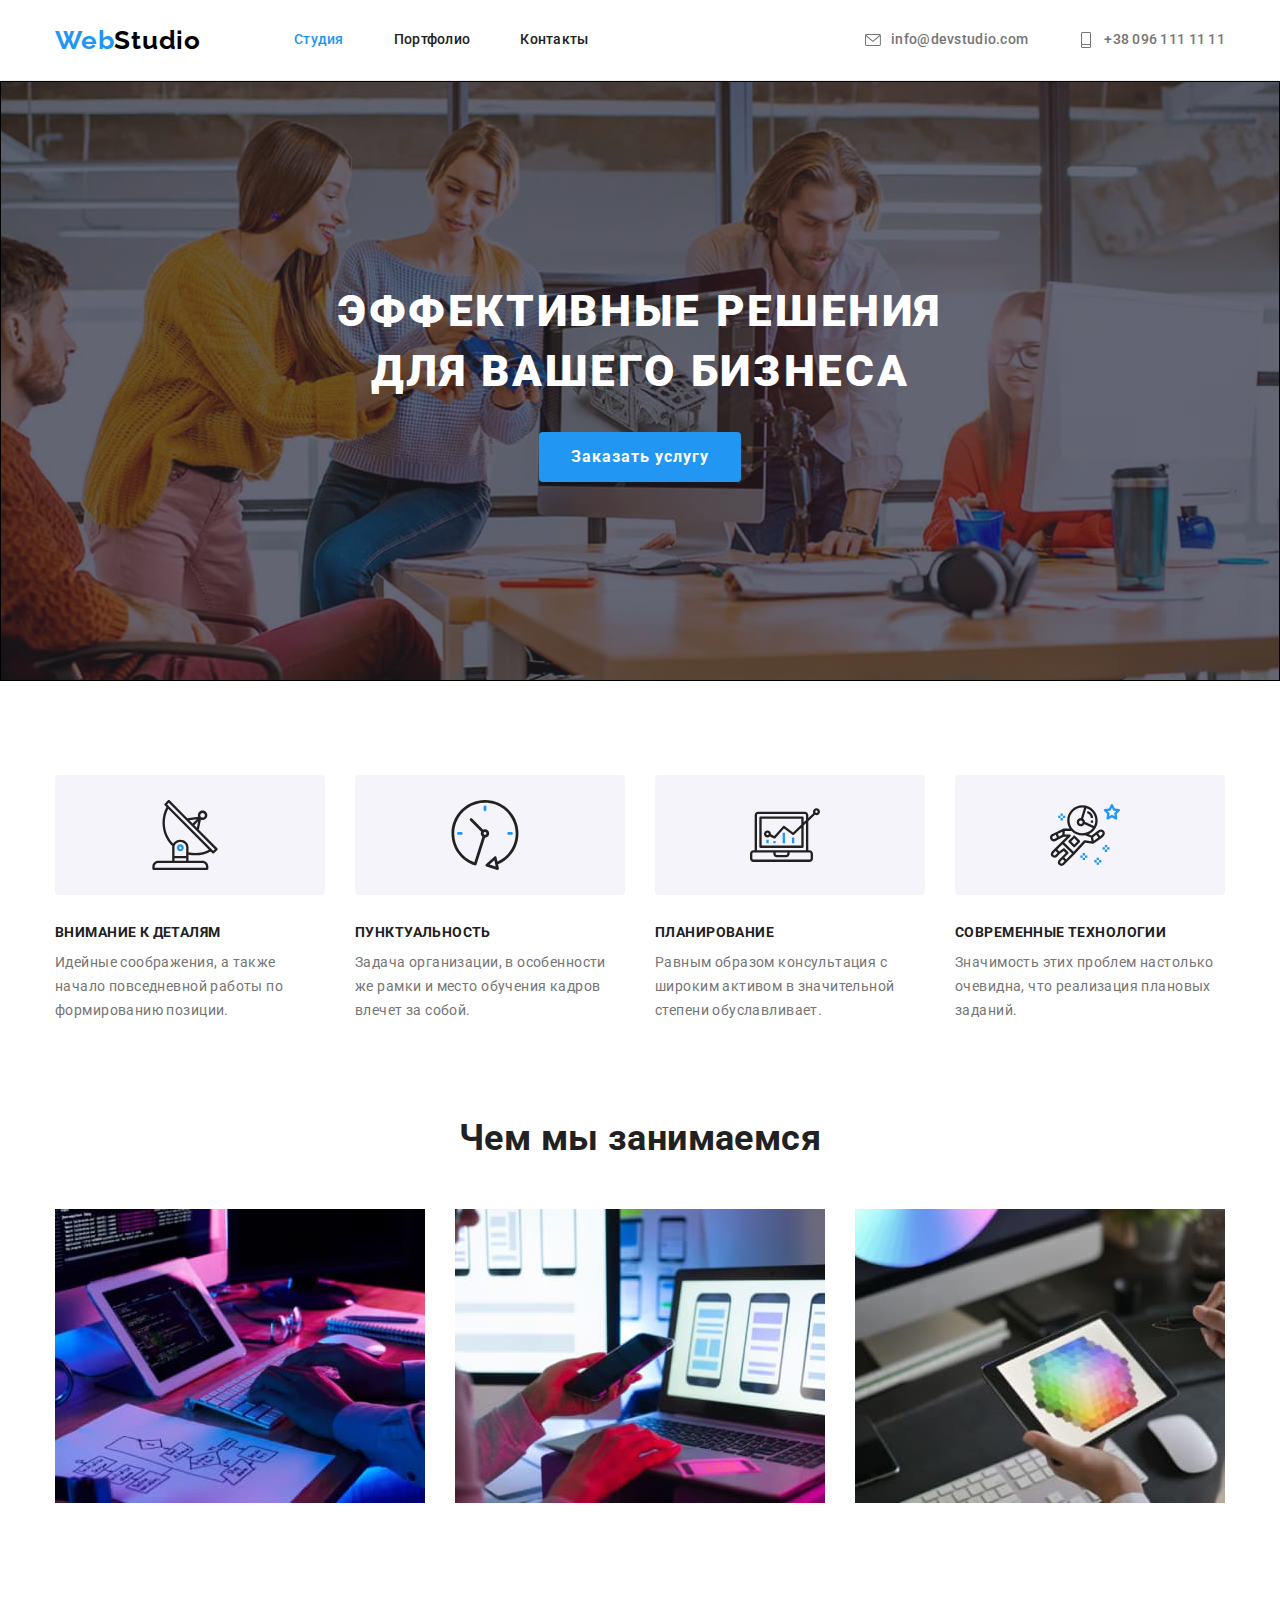
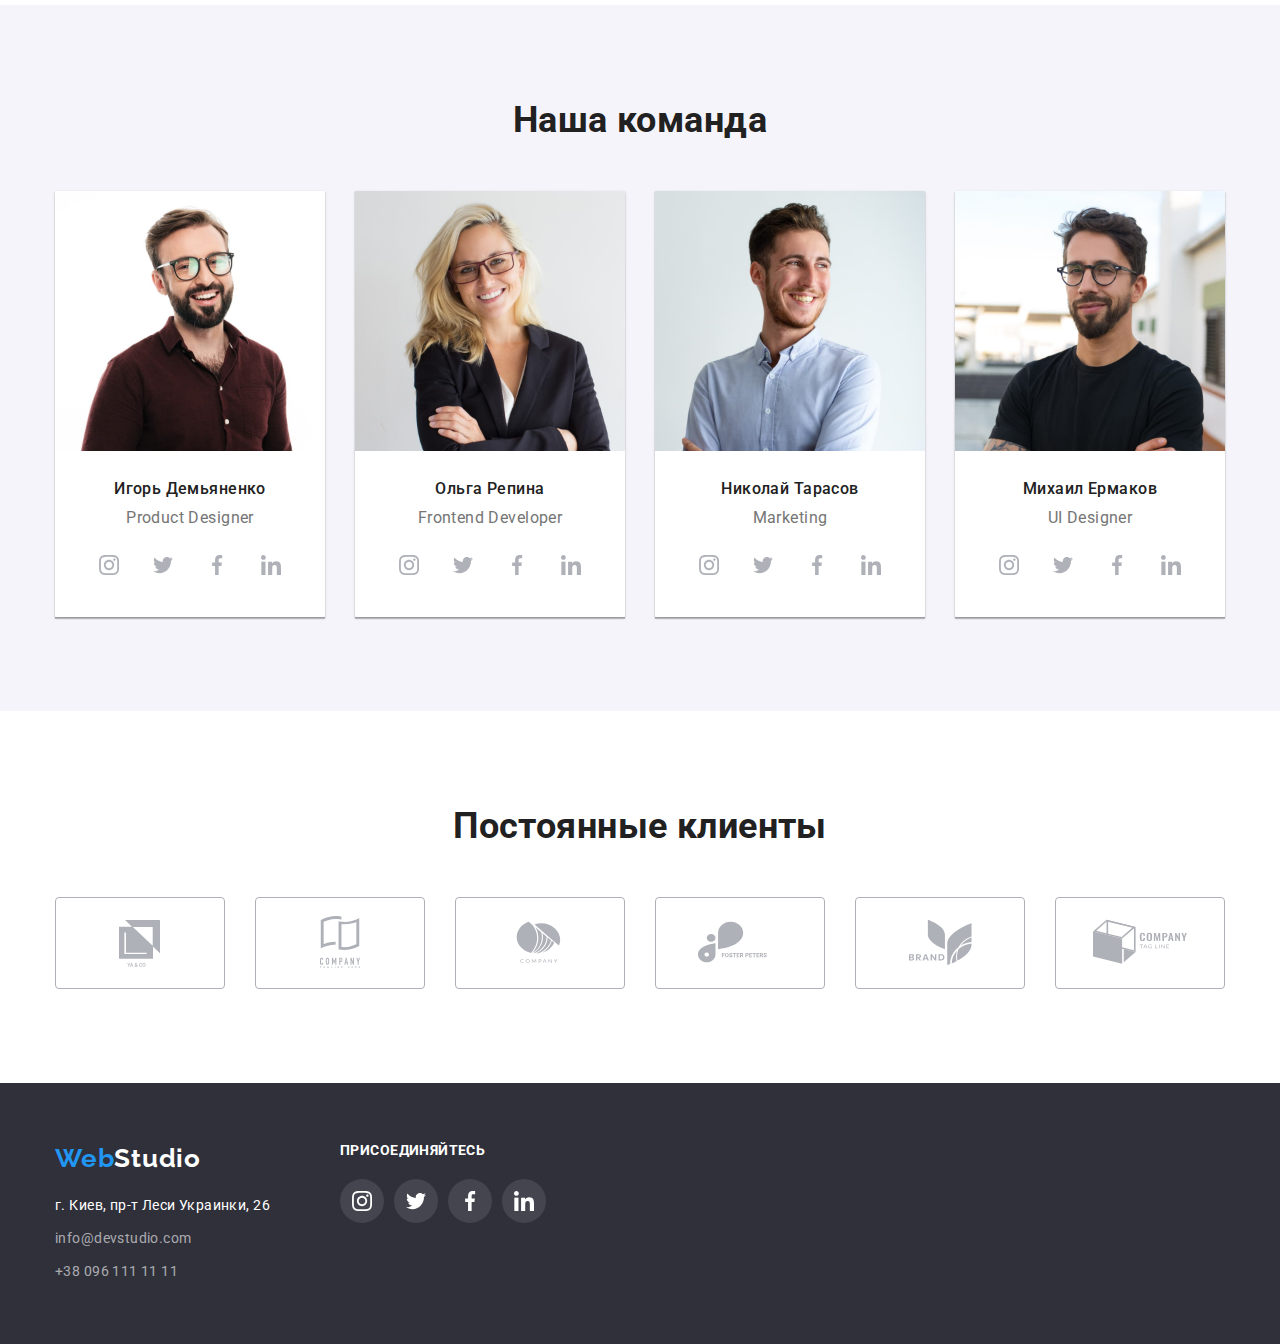
<file: index.html>
<!DOCTYPE html>
<html lang="ru">
<head>
    <meta charset="UTF-8">
    <meta http-equiv="X-UA-Compatible" content="IE=edge">
    <meta name="viewport" content="width=device-width, initial-scale=1.0">
    <title>Document</title>
    <link href="https://fonts.googleapis.com/css2?family=Raleway:wght@700&family=Roboto:wght@400;500;700;900&display=swap"
        rel="stylesheet">
    <link rel="stylesheet" href="https://cdnjs.cloudflare.com/ajax/libs/modern-normalize/1.1.0/modern-normalize.min.css">
    <link rel="stylesheet" href="./css/styles.css">

</head>
<body>
    <!--Шапка сайта-->
    <header class="head">
        <div class="container main-nav">
            <nav class="head-nav">
                <a href="./index.html" class="logo link">
                    <span class="accent">Web</span>Studio
                </a>
                <ul class="site-nav">
                    <li class="nav-item"><a href="./index.html" class="link-current">Студия</a></li>
                    <li class="nav-item"><a href="./portfolio.html" class="link">Портфолио</a></li>
                    <li class="nav-item"><a href="" class="link">Контакты</a></li>
                </ul>
            </nav>
            <ul class="contact-nav">
                <li class="nav-item">
                    <a href="mailto:info@devstudio.com" class="link">
                        <svg class="contact-icon" arial-label="почта" width="16" height="16">
                        <use href="./images/icons.svg#icon-mail"></use>
                    </svg>info@devstudio.com</a></li>
                <li class="nav-item">     
                    <a href="tel:+380961111111" class="link">
                        <svg class="contact-icon" arial-label="телефон" width="16" height="16">
                        <use href="./images/icons.svg#icon-phone"></use>
                    </svg>+38 096 111 11 11</a></li>
            </ul>
        </div>
      
    </header>

    <main>
        <!--Герой-->
            <section class="hero section overlay">
                <div class="container">
                    <h1 class="hero-title">Эффективные решения для вашего бизнеса</h1>
                    <button class="button-primary" type="button">Заказать услугу</button>
                </div>   
            </section>

        <!--Особенности компании-->
        <section class="feauters section">
            <div class="container">
                <h2 class="visually-hidden">Особенности компании</h2>
                <ul class="feauters-list">
                    <li class="feauters-item">
                        <div class="feauters-icon">
                            <svg class="contact-icon" arial-label="Антенна" width="70" height="70">
                                <use href="./images/icons.svg#icon-antenna"></use>
                            </svg>
                        </div>
                        <h3 class="title">Внимание к деталям</h3>
                        <p class="feauters-text">Идейные соображения, а также начало повседневной работы по формированию позиции.</p>
                    </li>
                    <li class="feauters-item">
                        <div class="feauters-icon">
                            <svg class="contact-icon" arial-label="Часы" width="70" height="70">
                                <use href="./images/icons.svg#icon-clock"></use>
                            </svg>
                        </div>
                        <h3 class="title">Пунктуальность</h3>
                        <p class="feauters-text">Задача организации, в особенности же рамки и место обучения кадров влечет за собой.</p>
                    </li>
                    <li class="feauters-item">
                        <div class="feauters-icon">
                            <svg class="contact-icon" arial-label="Дианграмма" width="70" height="70">
                                <use href="./images/icons.svg#icon-diagram"></use>
                            </svg>
                        </div>
                        <h3 class="title">Планирование</h3>
                        <p class="feauters-text">Равным образом консультация с широким активом в значительной степени обуславливает.</p>
                    </li>
                    <li class="feauters-item">
                        <div class="feauters-icon">
                            <svg class="contact-icon" arial-label="Астронавт" width="70" height="70">
                                <use href="./images/icons.svg#icon-astronaut"></use>
                            </svg>
                        </div>
                        <h3 class="title">Современные технологии</h3>
                        <p class="feauters-text">Значимость этих проблем настолько очевидна, что реализация плановых заданий.</p>
                    </li>
                    
                </ul>
            </div>
        </section>

        <!--Основные направления компании-->
        <section class="direction section">
            <div class="container">
                <h2 class="title">Чем мы занимаемся</h2>
                <ul class="list">
                    <li class="item">
                        <img src="./images/placeholder-1.jpg" alt="Человек печатает код сайта на планшете" width="370">
                    </li>
                    <li class="item">
                        <img src="./images/placeholder-2.jpg" alt="Человек оптимизирует картинку для гаджета" width="370">
                    </li>
                    <li class="item">
                        <img src="./images/placeholder-3.jpg" alt="Дизайнер выбирает цвет для проэкта" width="370">
                    </li>
                </ul>
            </div>
        </section>

        <!--Команда-->
        <section class="team section">
            <div class="container">
                <h2 class="title">Наша команда</h2>
                <ul class="list">
                    <li class="team-card">
                        <img class="team-foto" src="./images/foto-1.jpg" alt="Фото темноволосого мужчины с бородой в очках" width="270">
                            <div class="team-card-description">
                                <h3 class="name">Игорь Демьяненко</h3>
                                <p class="profession">Product Designer</p>
                                <ul class="team-network-list">
                                    <li>
                                        <a href="#" class="team-netwok-item">
                                            <svg class="team-network-icon" arial-label="Инстаграмм">
                                                <use href="./images/icons.svg#icon-instagram"></use>
                                            </svg></a>
                                    </li>
                                    <li>
                                        <a href="#" class="team-netwok-item">
                                            <svg class="team-network-icon" arial-label="Твиттер">
                                                <use href="./images/icons.svg#icon-twitter"></use>
                                            </svg></a>
                                    </li>
                                    <li>
                                        <a href="#" class="team-netwok-item">
                                            <svg class="team-network-icon" arial-label="Фэйсбук">
                                                <use href="./images/icons.svg#icon-facebook"></use>
                                            </svg></a>
                                    </li>
                                    <li>
                                        <a href="#" class="team-netwok-item">
                                            <svg class="team-network-icon" arial-label="Линкидин">
                                                <use href="./images/icons.svg#icon-linkedin"></use>
                                            </svg></a>
                                    </li>
                                
                                </ul>
                            </div>
                    </li>
                    <li class="team-card">
                        <img class="team-foto"  src="./images/foto-2.jpg" alt="Фото женщины с белыми волосами в очках" width="270">
                        <div class="team-card-description">
                            <h3 class="name">Ольга Репина</h3>
                            <p class="profession">Frontend Developer</p>
                                <ul class="team-network-list">
                                    <li>
                                        <a href="#" class="team-netwok-item">
                                         <svg class="team-network-icon" arial-label="Инстаграмм">
                                                <use href="./images/icons.svg#icon-instagram"></use>
                                            </svg></a>
                                    </li>
                                    <li>
                                        <a href="#" class="team-netwok-item">
                                        <svg class="team-network-icon" arial-label="Твиттер">
                                            <use href="./images/icons.svg#icon-twitter"></use>
                                        </svg></a>
                                    </li>
                                    <li>
                                         <a href="#" class="team-netwok-item">
                                            <svg class="team-network-icon" arial-label="Фэйсбук">
                                                 <use href="./images/icons.svg#icon-facebook"></use>
                                        </svg></a>
                                    </li>
                                    <li>
                                        <a href="#" class="team-netwok-item">
                                            <svg class="team-network-icon" arial-label="Линкидин">
                                                <use href="./images/icons.svg#icon-linkedin"></use>
                                            </svg></a>
                                    </li>
                                 </ul>
                        </div>
                    </li>
                    <li class="team-card">
                        <img class="team-foto"  src="./images/foto-3.jpg" alt="Фото русоволосого мужчины в голубой рубашке" width="270">
                        <div class="team-card-description">
                            <h3 class="name">Николай Тарасов</h3>
                            <p class="profession">Marketing</p>
                            <ul class="team-network-list">
                                <li>
                                    <a href="#" class="team-netwok-item">
                                        <svg class="team-network-icon" arial-label="Инстаграмм">
                                            <use href="./images/icons.svg#icon-instagram"></use>
                                        </svg></a>
                                </li>
                                <li>
                                    <a href="#" class="team-netwok-item">
                                        <svg class="team-network-icon" arial-label="Твиттер">
                                            <use href="./images/icons.svg#icon-twitter"></use>
                                        </svg></a>
                                </li>
                                <li>
                                    <a href="#" class="team-netwok-item">
                                        <svg class="team-network-icon" arial-label="Фэйсбук">
                                            <use href="./images/icons.svg#icon-facebook"></use>
                                        </svg></a>
                                </li>
                                <li>
                                    <a href="#" class="team-netwok-item">
                                        <svg class="team-network-icon" arial-label="Линкидин">
                                            <use href="./images/icons.svg#icon-linkedin"></use>
                                        </svg></a>
                                </li>
                            </ul>
                        </div>
                    </li>
                    <li class="team-card">
                        <img class="team-foto" src="./images/foto-4.jpg" alt="Фото темноволосого мужчины с бородой в очках" width="270">
                        <div class="team-card-description">
                            <h3 class="name">Михаил Ермаков</h3>
                            <p class="profession">UI Designer</p>
                            <ul class="team-network-list">
                                <li>
                                    <a href="#" class="team-netwok-item">
                                        <svg class="team-network-icon" arial-label="Инстаграмм">
                                            <use href="./images/icons.svg#icon-instagram"></use>
                                        </svg></a>
                                </li>
                                <li>
                                    <a href="#" class="team-netwok-item">
                                        <svg class="team-network-icon" arial-label="Твиттер">
                                            <use href="./images/icons.svg#icon-twitter"></use>
                                        </svg></a>
                                </li>
                                <li>
                                    <a href="#" class="team-netwok-item">
                                        <svg class="team-network-icon" arial-label="Фэйсбук">
                                            <use href="./images/icons.svg#icon-facebook"></use>
                                        </svg></a>
                                </li>
                                <li>
                                    <a href="#" class="team-netwok-item">
                                        <svg class="team-network-icon" arial-label="Линкидин">
                                            <use href="./images/icons.svg#icon-linkedin"></use>
                                        </svg></a>
                                </li>
                            
                            </ul></div>
                    </li>
                </ul>
            </div>
        </section>

        <!-- Клиенты -->
        <section class="client section">
            <div class="container">
                <h2 class="client-title">Постоянные клиенты</h2>
                <ul class="client-list">
                    <li>
                        <a href="#" class="client-item">
                            <svg class="client-icon" arial-label="постоянный клиент">
                            <use href="./images/icons.svg#icon-client-1"></use>
                        </svg></a>        
                    </li>
                    <li>
                        <a href="#" class="client-item">
                            <svg class="client-icon" arial-label="постоянный клиент">
                                <use href="./images/icons.svg#icon-client-2"></use>
                            </svg></a>
                    </li>
                    <li>
                        <a href="#" class="client-item">
                            <svg class="client-icon" arial-label="постоянный клиент">
                                <use href="./images/icons.svg#icon-client-3"></use>
                            </svg></a>
                    </li>
                    <li>
                        <a href="#" class="client-item">
                            <svg class="client-icon" arial-label="постоянный клиент">
                                <use href="./images/icons.svg#icon-client-4"></use>
                            </svg></a>
                    </li>
                    <li>
                        <a href="#" class="client-item">
                            <svg class="client-icon" arial-label="постоянный клиент">
                                <use href="./images/icons.svg#icon-client-5"></use>
                            </svg></a>
                    </li>
                    <li>
                        <a href="#" class="client-item">
                            <svg class="client-icon" arial-label="постоянный клиент">
                                <use href="./images/icons.svg#icon-client-6"></use>
                            </svg></a>
                    </li>
                </ul>
            </div>
        </section>
    </main>

    <!--Футер-->
    <footer class="footer">
        <div class="container footer-cont">
            <div class="">
                <a href="./index.html" class="logo">
                <span class="accent">Web</span>Studio</a>
                <address class="contacts">
                <ul>
                    <li class="contacts-item"><a class="link-map" href="https://goo.gl/maps/HXTdufmjGEsCZx6G9" target="_blank"
                            rel="noopener noreferrer">г. Киев, пр-т Леси Украинки, 26</a></li>
                    <li class="contacts-item"><a class="link" href="mailto:info@devstudio.com">info@devstudio.com</a></li>
                    <li class="contacts-item"><a class="link" href="tel:+380961111111">+38 096 111 11 11</a></li>
                </ul>
            </address>
        </div>
        <div>
            <h3 class="footer-title">присоединяйтесь</h3>
            <ul class="footer-network-list">
                <li>
                <a href="#" class="footer-netwok-link">
                    <svg class="footer-network-icon" arial-label="Инстаграмм">
                        <use href="./images/icons.svg#icon-instagram"></use>
                    </svg></a>
                </li>
                <li>
                <a href="#" class="footer-netwok-link">
                    <svg class="footer-network-icon" arial-label="Твиттер">
                        <use href="./images/icons.svg#icon-twitter"></use>
                    </svg></a>
                </li>
                <li>
                <a href="#" class="footer-netwok-link">
                    <svg class="footer-network-icon" arial-label="Фэйсбук">
                        <use href="./images/icons.svg#icon-facebook"></use>
                    </svg></a>
                </li>
                <li>
                <a href="#" class="footer-netwok-link">
                    <svg class="footer-network-icon" arial-label="Линкидин">
                        <use href="./images/icons.svg#icon-linkedin"></use>
                    </svg></a>
                </li>
             </ul>
        </div>
    </footer>

</body>
</html>
</file>
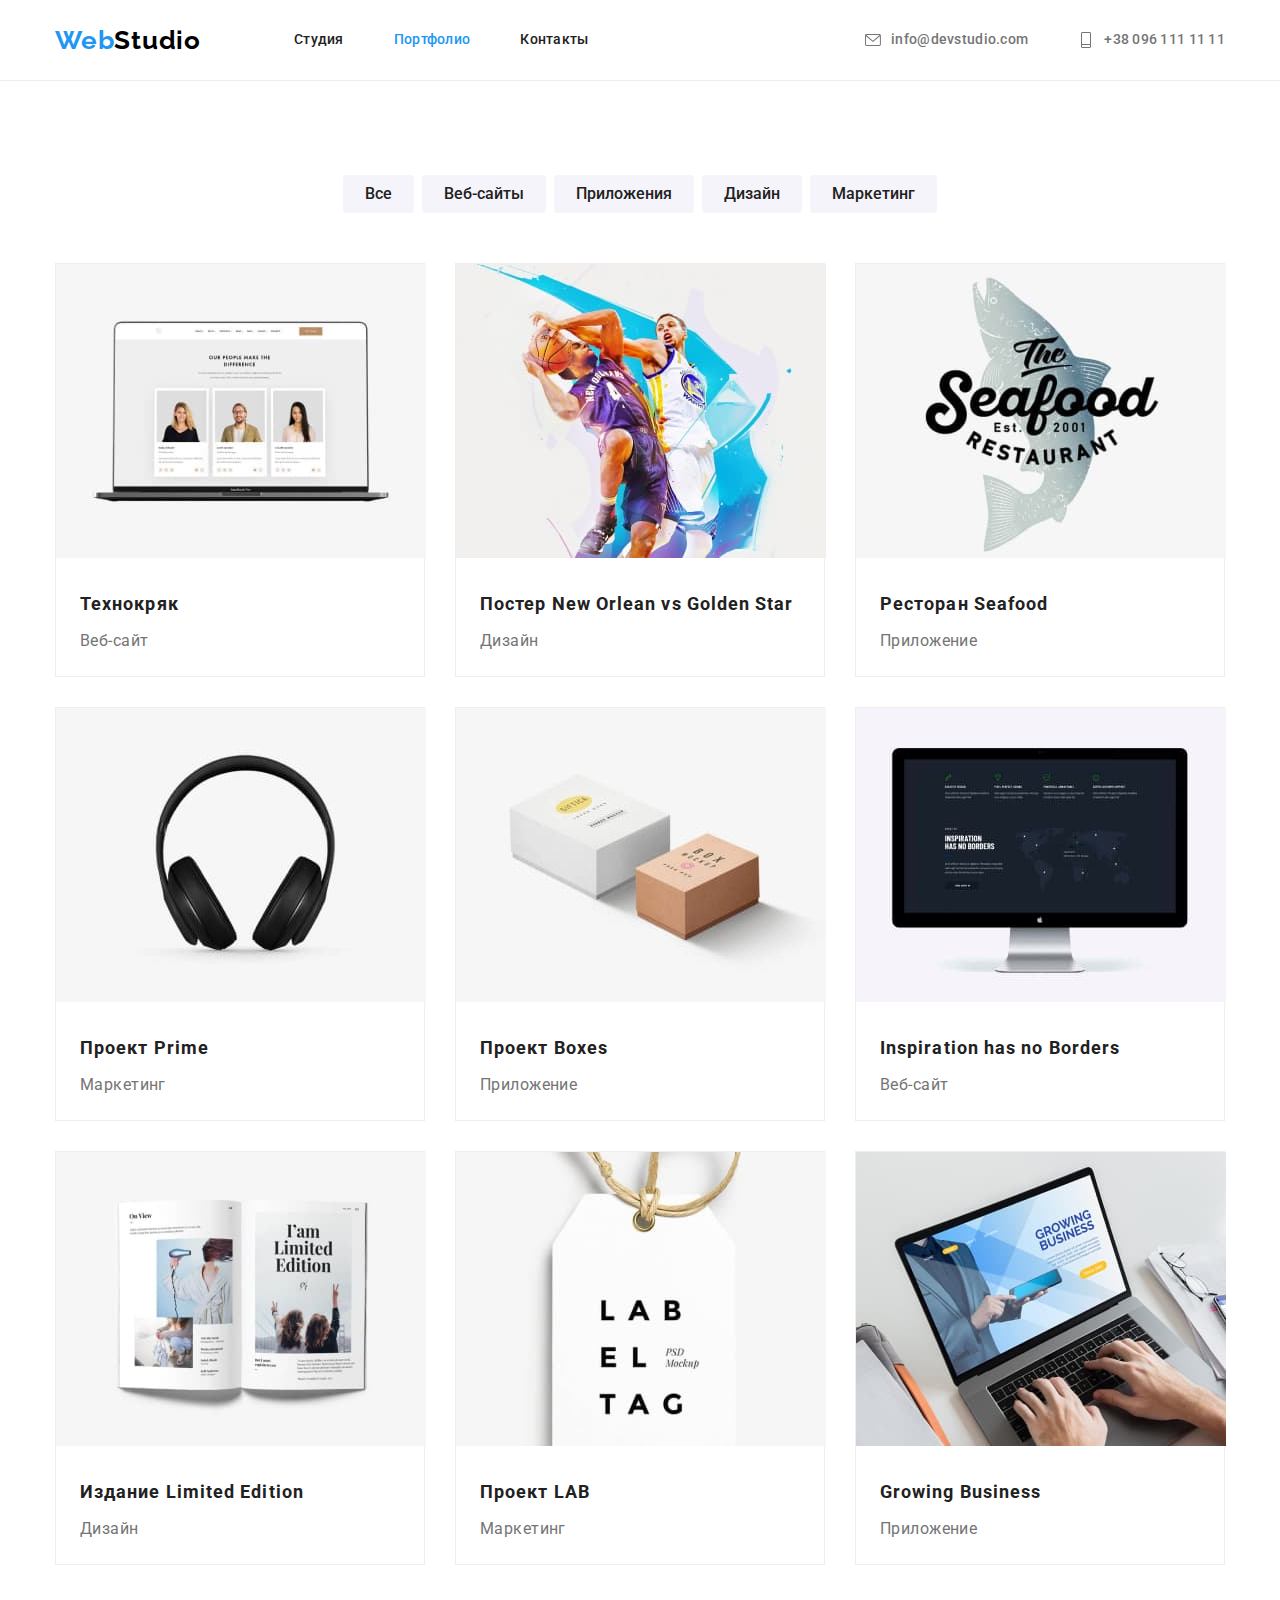
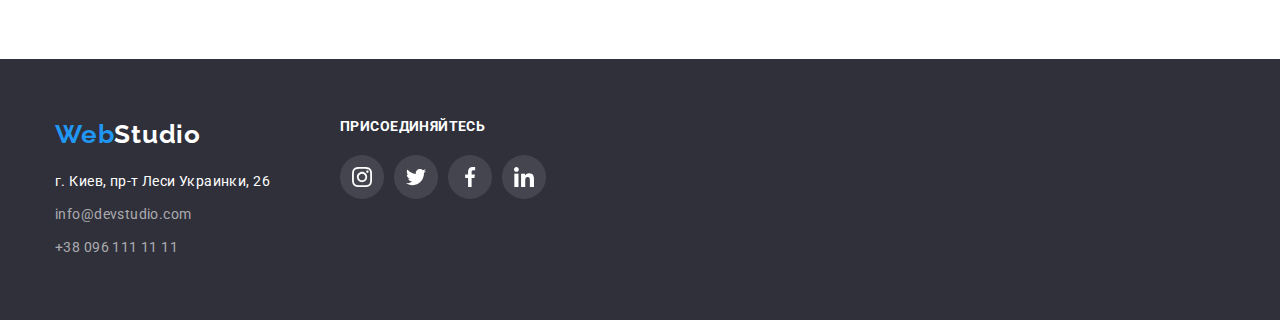
<file: portfolio.html>
<!DOCTYPE html>
<html lang="ru">

<head>
    <meta charset="UTF-8">
    <meta http-equiv="X-UA-Compatible" content="IE=edge">
    <meta name="viewport" content="width=device-width, initial-scale=1.0">
    <title>Document</title>
    <link
        href="https://fonts.googleapis.com/css2?family=Raleway:wght@700&family=Roboto:wght@400;500;700;900&display=swap"
        rel="stylesheet">
    <link rel="stylesheet" href="https://cdnjs.cloudflare.com/ajax/libs/modern-normalize/1.1.0/modern-normalize.min.css">
    <link rel="stylesheet" href="./css/styles.css">

</head>

<body>
    <!--Шапка сайта-->
    <header class="head">
        <div class="container main-nav">
            <nav class="head-nav">
                <a href="./index.html" class="logo link">
                    <span class="accent">Web</span>Studio
                </a>
                <ul class="site-nav">
                    <li class="nav-item"><a href="./index.html" class="link">Студия</a></li>
                    <li class="nav-item"><a href="./portfolio.html" class="link-current">Портфолио</a></li>
                    <li class="nav-item"><a href="" class="link">Контакты</a></li>
                </ul>
            </nav>
            <ul class="contact-nav">
                <li class="nav-item">
                    <a href="mailto:info@devstudio.com" class="link">
                        <svg class="contact-icon" arial-label="почта" width="16" height="16">
                            <use href="./images/icons.svg#icon-mail"></use>
                        </svg>info@devstudio.com</a>
                </li>
                <li class="nav-item">
                    <a href="tel:+380961111111" class="link">
                        <svg class="contact-icon" arial-label="телефон" width="16" height="16">
                            <use href="./images/icons.svg#icon-phone"></use>
                        </svg>+38 096 111 11 11</a>
                </li>
            </ul>
        </div>
    
    </header>

    <main>
        <section class="section">
            <div class="container">
                <h1 class="visually-hidden">Портфолио</h1>
            
            <!-- Кнопки фильтра-->
            
            <ul class="filter">
                <li class="filter-item">
                    <button class="filter-button" type="button">Все</button>
                </li>
                <li class="filter-item">
                    <button class="filter-button" type="button">Веб-сайты</button>
                </li>
                <li class="filter-item">
                    <button class="filter-button" type="button">Приложения</button>
                </li>
                <li class="filter-item">
                    <button class="filter-button" type="button">Дизайн</button>
                </li>
                <li class="filter-item">
                    <button class="filter-button" type="button">Маркетинг</button>
                </li>
            </ul>
            
            <!-- Примеры работ -->
            <ul class="projects-list">
                <li class="projects-item">
                    <a href=""><img class="projects-card" src="./images/example-1.jpg" alt="Открытытй Макбук с загруженным сайтом" width="370"
                            height="294">
                        <div class="projects-card-description"><h2 class="title">Технокряк</h2>
                        <p class="description">Веб-сайт</p></div>
                    </a>
                </li>
                <li class="projects-item">
                    <a href=""><img class="projects-card" src="./images/example-2.jpg" alt="Два баскетболиста в момент паса" width="370" height="294">
                        <div class="projects-card-description"><h2 class="title">Постер New Orlean vs Golden Star</h2>
                        <p class="description">Дизайн</p></div>
                    </a>
                </li>
                <li class="projects-item">
                    <a href=""><img class="projects-card" src="./images/example-3.jpg" alt="Логотип рыбного ресторана Сифуд" width="370" height="294">
                        <div class="projects-card-description"><h2 class="title">Ресторан Seafood</h2>
                        <p class="description">Приложение</p></div>
                    </a>
                </li>
                <li class="projects-item">
                    <a href=""><img class="projects-card" src="./images/example-4.jpg" alt="Черные наушники" width="370" height="294">
                        <div class="projects-card-description"><h2 class="title">Проект Prime</h2>
                        <p class="description">Маркетинг</p></div>
                    </a>
                </li>
                <li class="projects-item">
                    <a href=""><img class="projects-card" src="./images/example-5.jpg" alt="Две небольшие коробки" width="370" height="294">
                        <div class="projects-card-description"><h2 class="title">Проект Boxes</h2>
                        <p class="description">Приложение</p></div>
                    </a>
                </li>
                <li class="projects-item">
                    <a href=""><img class="projects-card" src="./images/example-6.jpg" alt="Аймак с открытым вебсайтом" width="370" height="294">
                        <div class="projects-card-description"><h2 class="title">Inspiration has no Borders</h2>
                        <p class="description">Веб-сайт</p></div>
                    </a>
                </li>
                <li class="projects-item">
                    <a href=""><img class="projects-card" src="./images/example-7.jpg" alt="Фото открытой книги" width="370" height="294">
                        <div class="projects-card-description"><h2 class="title">Издание Limited Edition</h2>
                        <p class="description">Дизайн</p></div>
                    </a>
                </li>
                <li class="projects-item">
                    <a href=""><img class="projects-card" src="./images/example-8.jpg" alt="Бирка" width="370" height="294">
                        <div class="projects-card-description"><h2 class="title">Проект LAB</h2>
                        <p class="description">Маркетинг</p></div>
                    </a>
                </li>
                <li class="projects-item">
                    <a href=""><img class="projects-card" src="./images/example-9.jpg" alt="Мужские руки печататющие на макбуке" width="370" height="294">
                        <div class="projects-card-description"><h2 class="title">Growing Business</h2>
                        <p class="description">Приложение</p></div>
                    </a>
                </li>
            </ul></div> 
        </section>

    </main>

    <!--Футер-->
    <footer class="footer">
        <div class="container footer-cont">
            <div class="">
                <a href="./index.html" class="logo">
                    <span class="accent">Web</span>Studio</a>
                <address class="contacts">
                    <ul>
                        <li class="contacts-item"><a class="link-map" href="https://goo.gl/maps/HXTdufmjGEsCZx6G9"
                                target="_blank" rel="noopener noreferrer">г. Киев, пр-т Леси Украинки, 26</a></li>
                        <li class="contacts-item"><a class="link" href="mailto:info@devstudio.com">info@devstudio.com</a>
                        </li>
                        <li class="contacts-item"><a class="link" href="tel:+380961111111">+38 096 111 11 11</a></li>
                    </ul>
                </address>
            </div>
            <div>
                <h3 class="footer-title">присоединяйтесь</h3>
                <ul class="footer-network-list">
                    <li>
                        <a href="#" class="footer-netwok-link">
                            <svg class="footer-network-icon" arial-label="Инстаграмм">
                                <use href="./images/icons.svg#icon-instagram"></use>
                            </svg></a>
                    </li>
                    <li>
                        <a href="#" class="footer-netwok-link">
                            <svg class="footer-network-icon" arial-label="Твиттер">
                                <use href="./images/icons.svg#icon-twitter"></use>
                            </svg></a>
                    </li>
                    <li>
                        <a href="#" class="footer-netwok-link">
                            <svg class="footer-network-icon" arial-label="Фэйсбук">
                                <use href="./images/icons.svg#icon-facebook"></use>
                            </svg></a>
                    </li>
                    <li>
                        <a href="#" class="footer-netwok-link">
                            <svg class="footer-network-icon" arial-label="Линкидин">
                                <use href="./images/icons.svg#icon-linkedin"></use>
                            </svg></a>
                    </li>
                </ul>
            </div>
    </footer>
</body>

</html>
</file>
<file: css/styles.css>
:root{
    --primary-text-color: #757575;
    --title-text-color: #212121;
    --accent-color: #2196F3;
    --primary-icon-color: #AFB1B8;
    --primary-white-color: #ffffff;
    --secondary-bg-color: #2F303A;
    --ordinary-pb: 94px;
}

body{
    background-color: var(--primary-white-color);
    color: var(--primary-text-color);
    font-family: Roboto, sans-serif;
    font-weight: 400;
    font-size: 14px;
    font-style: normal;
    line-height: 1.71;
    letter-spacing: 0.03em;
}
p,
h1,
h2,
h3,
h4,
h5,
h6{
    margin: 0;
}

button {
    cursor: pointer;
}
a{
    color: currentColor;
    text-decoration: none;
}
ul {
    list-style: none;
    margin: 0;
    padding-left: 0;
}
address{
    font-style: normal
}

.container {
    width: 1200px;
    padding: 0 15px;
    margin: 0 auto;
}

.section{
    padding-top: var(--ordinary-pb);
    padding-bottom: var(--ordinary-pb);
    text-align: center;
}

.visually-hidden {
    position: absolute;
    width: 1px;
    height: 1px;
    margin: -1px;
    border: 0;
    padding: 0;

    white-space: nowrap;
    clip-path: inset(100%);
    clip: rect(0 0 0 0);
    overflow: hidden;
}

/* Стили для лого */

.logo{
    display: block;

    color: #000000;
    font-family: 'Raleway';
    font-style: normal;
    font-weight: 700;
    font-size: 26px;
    line-height: 1.19;
    letter-spacing: 0.03em;
}
.accent{
    color: var(--accent-color);
}
/* .logo:focus{

} */

/* Стили для Хэдера*/

.head{
    border-bottom: 1px solid #ECECEC
}

.nav-item:not(:last-child){
    margin-right: 50px;
}

.nav-item .link,
.nav-item .link-current{
    display: block;
    padding: 32px 0;
}

.site-nav .link{
    color: var(--title-text-color);   
    
}
.site-nav .link:hover,
.site-nav .link:focus{
    color: var(--accent-color);
}
.site-nav .link-current{
    color: var(--accent-color);
}
.main-nav{
    display: flex;
}
.head-nav {
    display: flex;
    align-items: center;
    justify-content: flex-start;
}

.site-nav{
    margin-left: 93px;
}

.contact-nav{
   margin-left: auto;
}


/* Контакты Хэдера */

.contact-icon {
    fill: currentColor;
    margin-right: 10px;
}

.nav-item .link{
    display: flex;
    align-items: center;
}

.contact-nav .nav-item {
    color: var(--primary-text-color);
}
.nav-item .link:hover,
.nav-item .link:focus {
    color: var(--accent-color);
}

.site-nav,
.contact-nav{
    display: flex;

    font-weight: 500;
    font-size: 14px;
    line-height: 1.14;
    letter-spacing: 0.02em;
}

/* Стилизация Герой */

.hero {
    background-color: #C4C4C4;
    padding: 200px 0;
    height: 600px;
}

.overlay {
    max-width: 1600px;
    height: 600px;
    margin-left: auto;
    margin-right: auto;
    border: 1px solid #000000;
    background-image: linear-gradient(to right, rgba(47, 48, 58, 0.4), rgba(47, 48, 58, 0.4)), url(../images/hero.jpg);
    background-size: cover;
    background-repeat: no-repeat;
    background-position: center;
}

.hero-title{
    display: block;
    color: var(--primary-white-color);
    margin-right: auto;
    margin-left: auto;
    margin-bottom:30px;
    width: 696px;

    font-weight: 900;
    font-size: 44px;
    line-height: 1.36;
    letter-spacing: 0.06em;
    text-transform: uppercase;
    text-align: center;

}
.button-primary{
    background-color: var(--accent-color);
    color: var(--primary-white-color);
    cursor: pointer;
    border-radius: 4px;
    border: none;
    padding: 10px 32px;
    min-width: 200px;

    font-family: inherit;
    font-weight: 700;
    font-size: 16px;
    line-height: 1.88;
    text-align: center;
    letter-spacing: 0.06em;
}

/* Стилизация особенностей компании */

.feauters-list{
    display: flex;
    flex-wrap: wrap;
    text-align: left;

}

.feauters-item{
    display: inline-block;
    width: 270px;
    margin-right: 30px;
}

.feauters-item:last-child{
    margin-right: 0;
}

.feauters-icon{
    display: inline-flex;
    justify-content: center;
    align-items: center;
    width: 270px;
    height: 120px;
    background: #F5F4FA;
    border-radius: 4px;
    margin-bottom: 30px;
}

.feauters .title{
    color: var(--title-text-color);
    margin-bottom: 10px;
    font-weight: 700;
    font-size: 14px;
    line-height: 1.14;
    text-transform: uppercase;
    
}

/* Основные направления компании */
.direction{
    padding-top: 0;
}
.direction .list{
    display: flex;
    flex-wrap: wrap;
}
.direction .item{
    margin-right: 30px;
}
.direction .item:last-child{
    margin-right: 0;
}

/* Блок комнады */

.team{
    background-color: #F5F4FA;
    padding-top: 94px;
}
.team-foto{
    margin-bottom: -10px;;
}


.direction .title,
.team .title,
.client-title{
    color: var(--title-text-color);
    margin-bottom: 50px;
    font-weight: 700;
    font-size: 36px;
    line-height: 1.17;
    text-align: center;
}

.team .list{
    display: flex;
    flex-wrap: wrap;
}

.team-card{
    margin-right: 30px;
    box-shadow: 0px 1px 3px rgba(0, 0, 0, 0.12), 
    0px 1px 1px rgba(0, 0, 0, 0.14), 
    0px 2px 1px rgba(0, 0, 0, 0.2);
}

.team-card:last-child{
    margin-right: 0;
}

.team-card-description{
    background-color: var(--primary-white-color);
    padding: 30px 0;
    border-radius: 0px 0px 4px 4px;
}

.team .name{
    color: var(--title-text-color);
    margin-bottom: 10px;
    font-weight: 500;
    font-size: 16px;
    line-height: 1.19;
    text-align: center;
}

.team .profession{
    font-weight: 400;
    font-size: 16px;
    line-height: 1.19;
    text-align: center;
    margin-bottom: 16px;
}

.team-network-list,
.footer-network-list{
    display: inline-flex;
    gap: 10px;
    align-items: baseline;
}

.team-netwok-item{
    display: flex;
    justify-content: center;
    align-items: center;
    width: 44px;
    height: 44px;
    border: none;
    border-radius: 50%;
    color: var(--primary-icon-color);
    
}

.team-netwok-item:hover,
.team-netwok-item:focus
{
    width: 44px;
    height: 44px;
    border: none;
    border-radius: 50%;
    color: var(--primary-white-color);
    background-color: var(--accent-color);
}

.team-network-icon{
    width: 20px;
    height: 20px;
    
    fill: currentColor;
}

/* Клиенты */

.client-title{
    margin-bottom: 50px;
}

.client-list{
    display: flex;
    gap: 30px;
}

.client-icon {
    fill: currentColor;
    width: 106px;
}


.client-item{
    display: flex;
    width: 170px;
    height: 92px;
    color: var(--primary-icon-color);
    border: 1px solid var(--primary-icon-color);
    border-radius: 4px;
    justify-content: center;
    align-items: center;
}


.client-item:hover,
.client-item:focus{
    color: var(--accent-color);
    border-color: var(--accent-color);
}


/* Футер */

.footer{
    background-color: var(--secondary-bg-color);
    padding-top: 60px;
    padding-bottom: 60px;
}

.footer-cont{
    display: flex;
    gap: 70px;
}

.footer .logo{
    color: var(--primary-white-color);
    display: inline-block;
    margin-bottom: 20px;
}

.contacts {
    cursor: none;
    font-style: normal;
}

.contacts-item{
    margin-bottom: 9px;
}
.contacts-item:last-child{
    margin-bottom: 0;
}

.link-map{
    color: var(--primary-white-color);
}
.contacts .link{
    color: rgba(255, 255, 255, 0.6);

}

.contacts .link-map:hover,
.contacts .link-map:focus,
.contacts .link:hover, 
.contacts .link:focus {
    color: var(--accent-color);
}

.footer-title{
    font-weight: 700;
    font-size: 14px;
    line-height: 1.14;
    letter-spacing: 0.03em;
    text-transform: uppercase;
    color: var(--primary-white-color);
    margin-bottom: 20px;
}

.footer-netwok-link{
    display: flex;
    justify-content: center;
    align-items: center;
    width: 44px;
    height: 44px;
    border: none;
    border-radius: 50%;
    /* color: var(--primary-white-color); */
    background-color: rgba(255, 255, 255, 0.1);
}

.footer-network-icon {
    width: 20px;
    height: 20px;
    fill: var(--primary-white-color);
}

.footer-netwok-link:hover,
.footer-netwok-link:focus{
    background-color: var(--accent-color);
}

/* стили кнопок фильтра */

.filter{
    display: flex;
    justify-content: center;
}

.filter-item{
    margin-right: 8px;
}

.filter-item:last-child{
    margin-right: 0;
   
}

.filter-button{
    color: var(--title-text-color);
    background-color: #F5F4FA;
    cursor: pointer;
    padding: 6px 22px;
    border-radius: 4px;
    font-weight: 500;
    font-size: 16px;
    line-height: 1.62;
    text-align: center;
    border: none;
}
.filter-button:hover,
.filter-button:focus{
    color: var(--primary-white-color);
    background-color: var(--accent-color);
    box-shadow: 0px 3px 1px rgba(0, 0, 0, 0.1),
     0px 1px 2px rgba(0, 0, 0, 0.08),
      0px 2px 2px rgba(0, 0, 0, 0.12);
}

.filter{
    margin-bottom: 50px;
}

/* Стили примеров работ */

.projects-list{
    display: flex;
    flex-wrap: wrap;
}

.projects-item{
    width: 370px;
    margin-right: 30px;
    margin-bottom: 30px;
    border: 1px solid #EEEEEE;
}

.projects-item:nth-child(3n){
    margin-right: 0;
}
.projects-item:nth-last-child(-n+3){
    margin-bottom: 0;
}

.projects-card-description{
    padding: 20px 24px 20px 24px;
}


.projects-item .title{
    color: var(--title-text-color);
    margin-bottom: 4px;

    font-weight: 700;
    font-size: 18px;
    line-height: 2;
    letter-spacing: 0.06em;
    text-align: left;
    max-width: 322px;
}
.projects-item .description{
    color: var(--primary-text-color);

    font-size: 16px;
    line-height: 1.88;
    text-align: left;
}

.projects-item:hover{
    box-shadow: 0px 1px 1px rgba(0, 0, 0, 0.12), 
    0px 4px 4px rgba(0, 0, 0, 0.06),
     1px 4px 6px rgba(0, 0, 0, 0.16);
}
</file>
